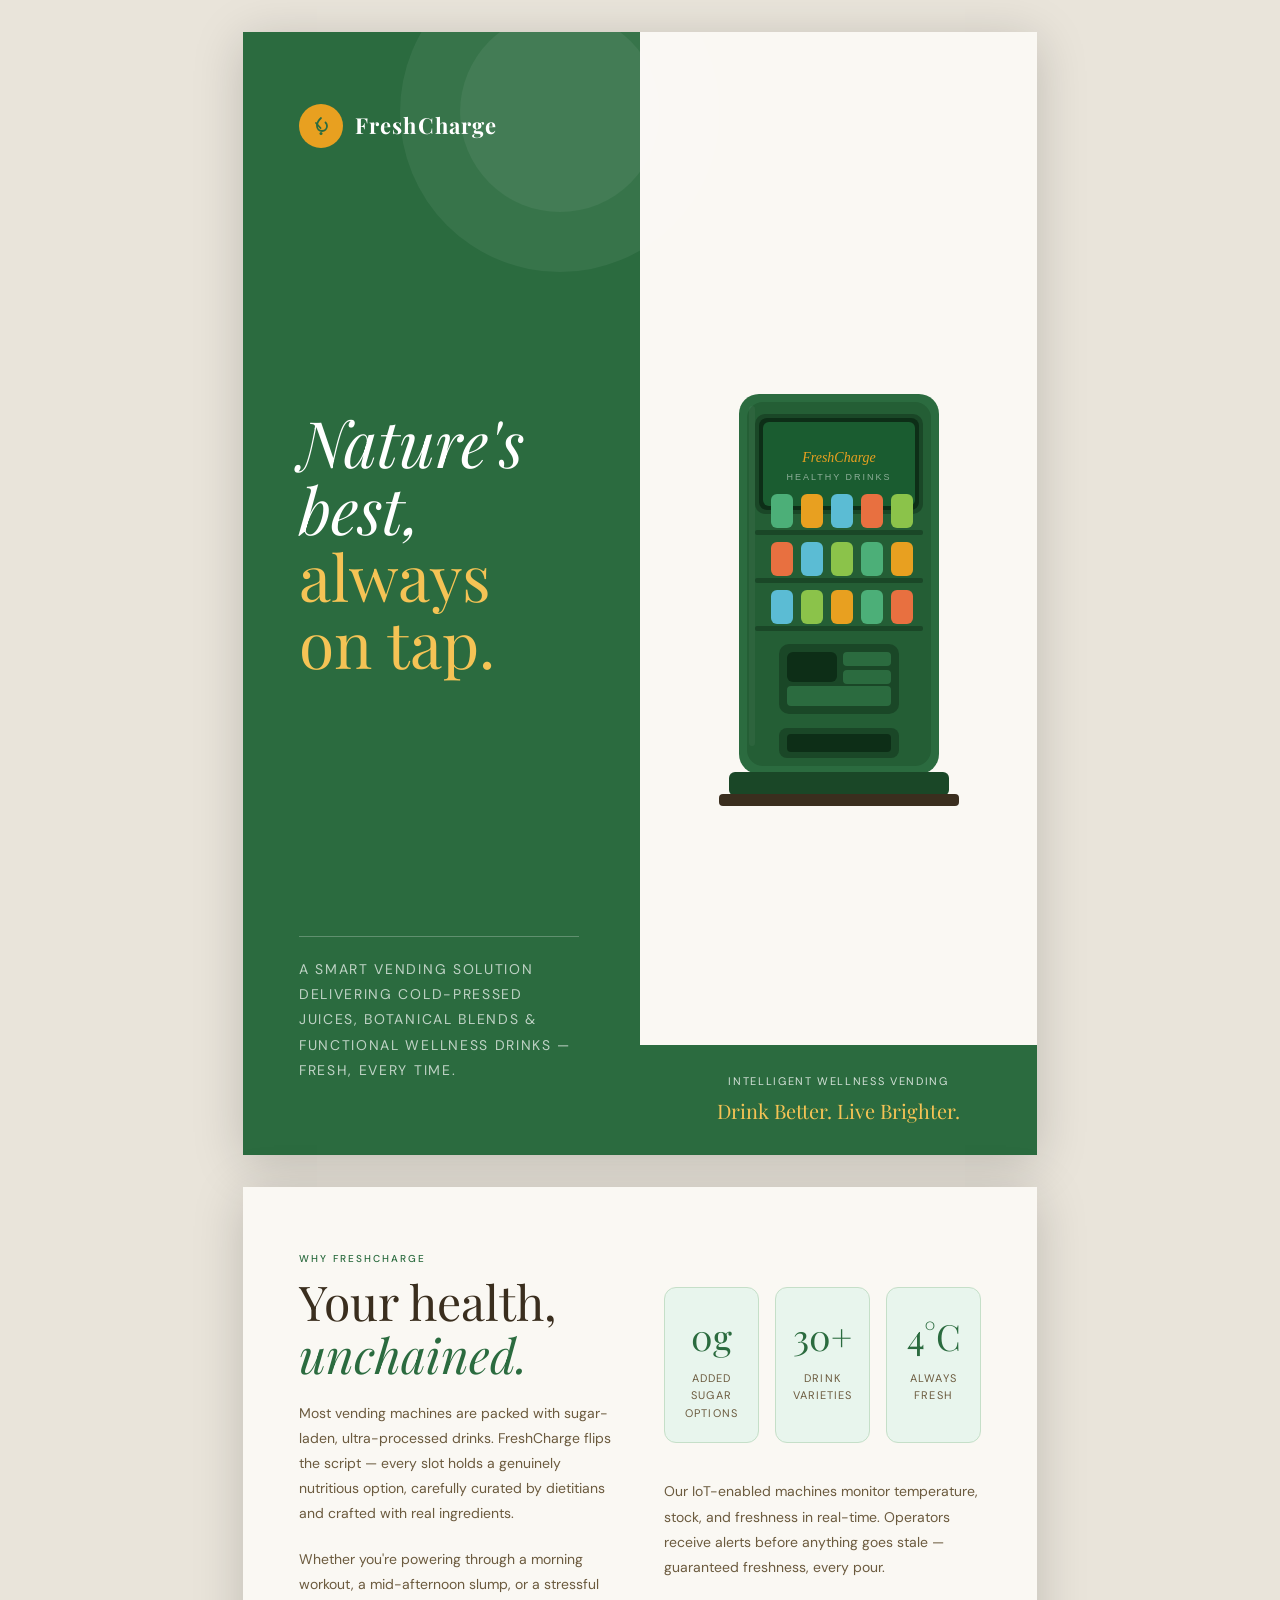
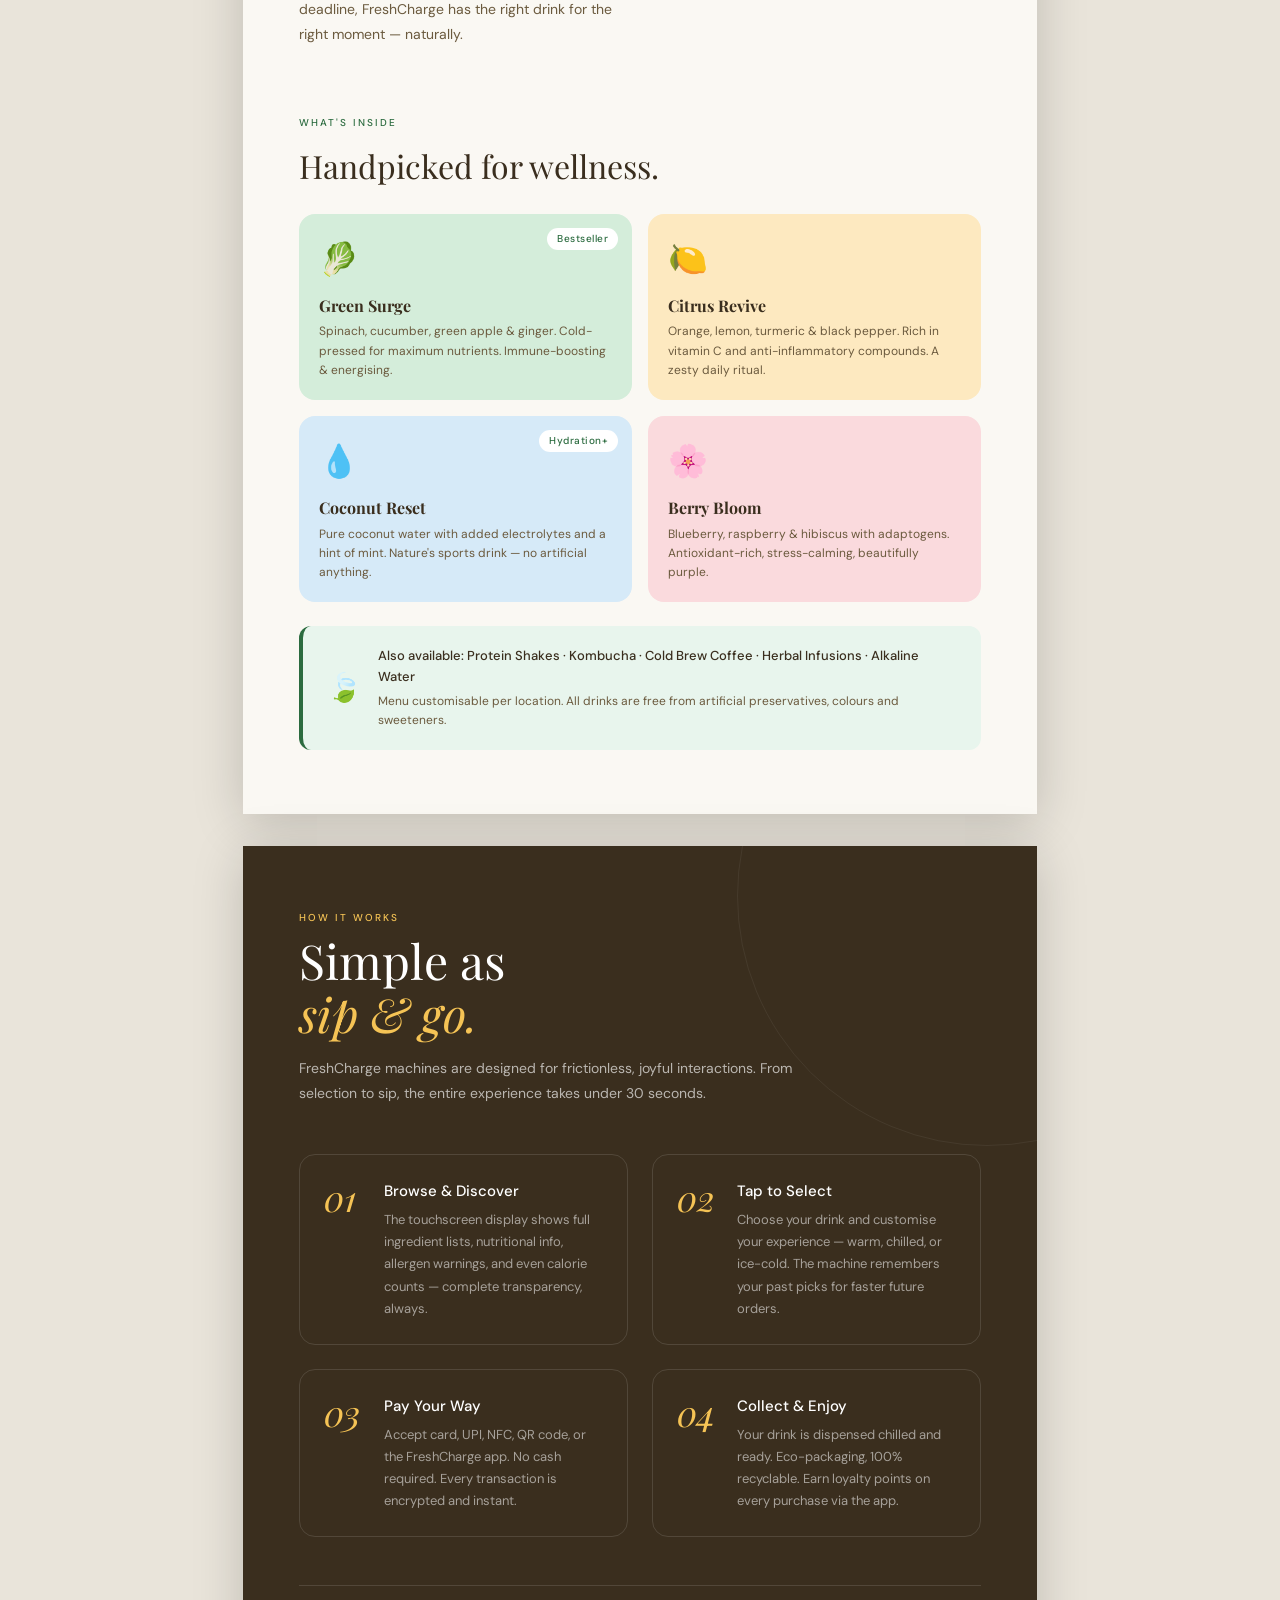
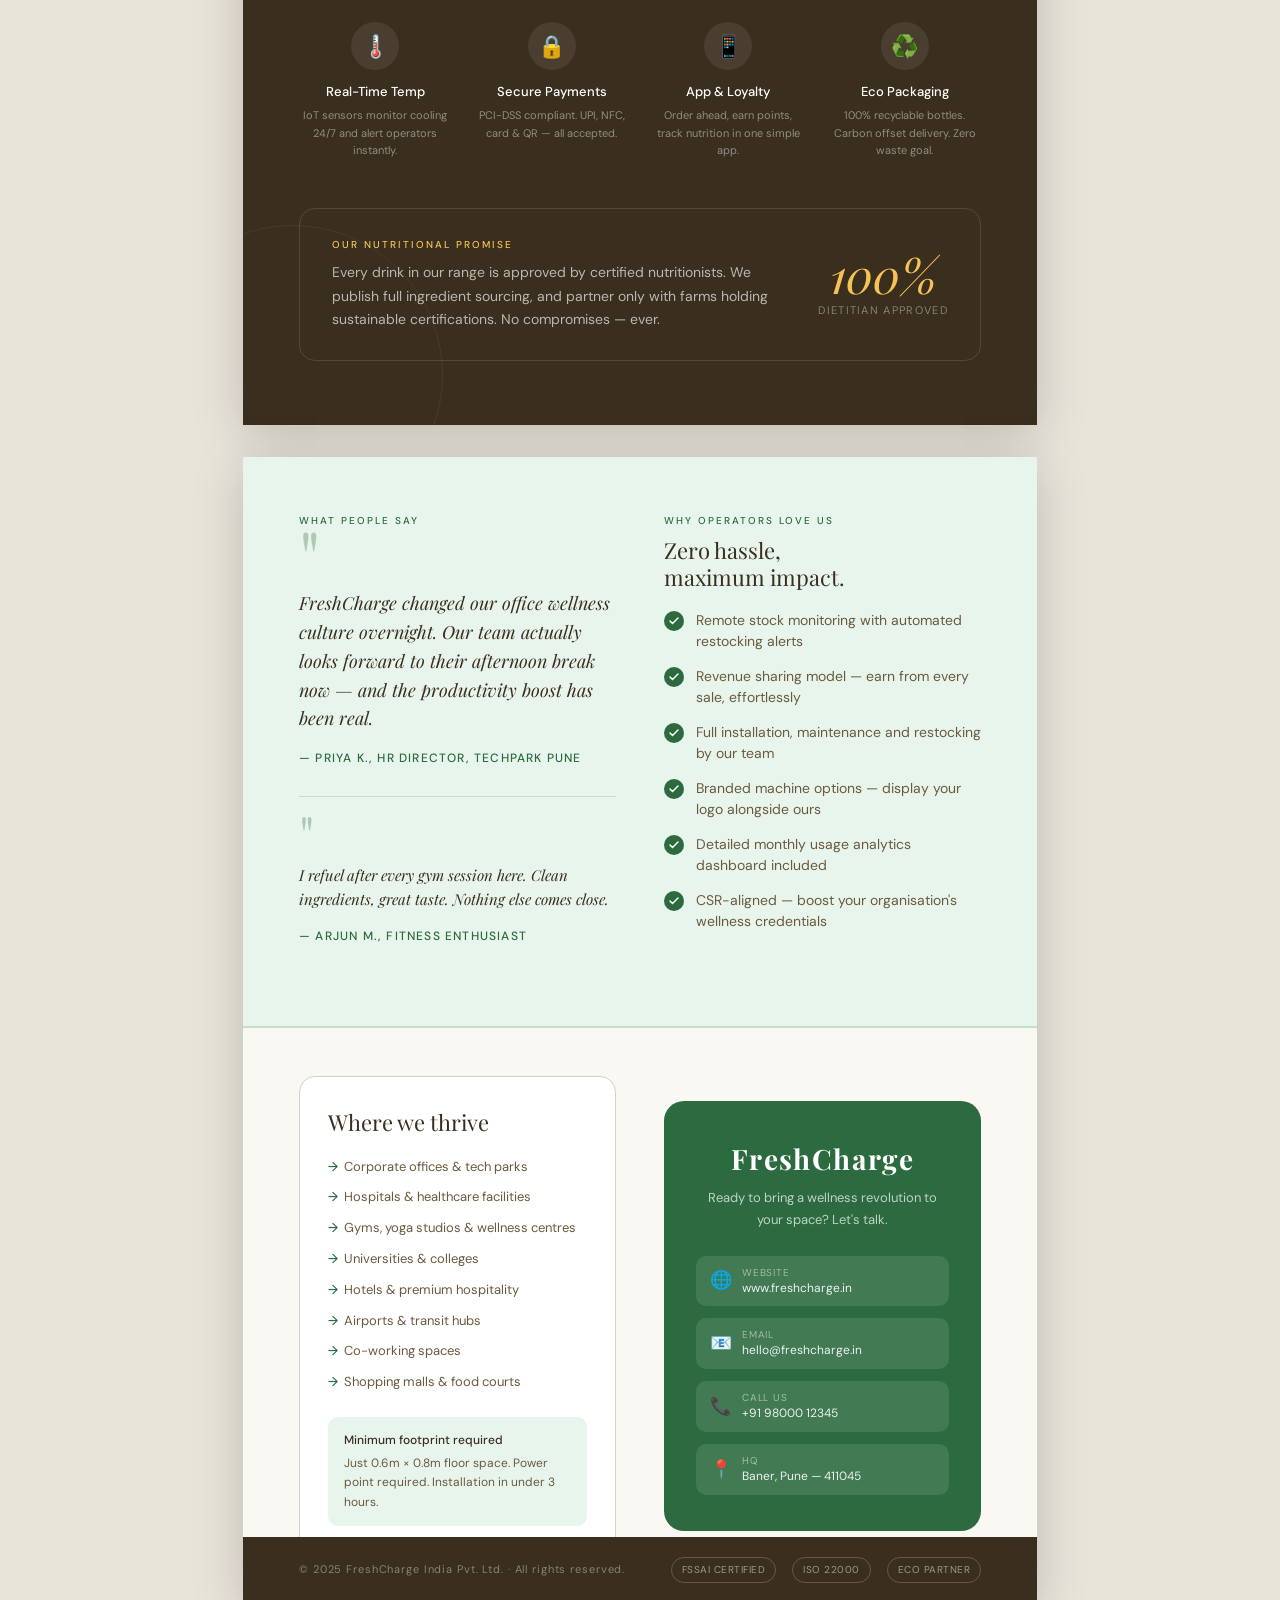
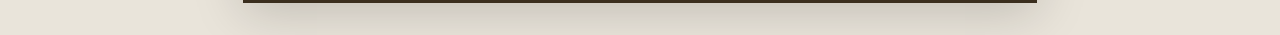
<file: backend/static/blogs/5b7024d910144792869b5001d258cb3c.html>
<!DOCTYPE html>
<html lang="en">
<head>
<meta charset="UTF-8">
<meta name="viewport" content="width=device-width, initial-scale=1.0">
<title>FreshCharge — Brochure</title>
<link rel="preconnect" href="https://fonts.googleapis.com">
<link href="https://fonts.googleapis.com/css2?family=Playfair+Display:ital,wght@0,400;0,700;1,400&family=DM+Sans:wght@300;400;500&display=swap" rel="stylesheet">
<style>
  *, *::before, *::after { box-sizing: border-box; margin: 0; padding: 0; }

  :root {
    --leaf: #2B6B3F;
    --leaf-light: #4A9B62;
    --leaf-pale: #E8F5ED;
    --citrus: #E8A020;
    --citrus-light: #F5C355;
    --cream: #FAF8F3;
    --bark: #3A2E1E;
    --bark-mid: #6B5A3E;
    --mist: #F0EDE6;
    --white: #ffffff;
    --font-display: 'Playfair Display', Georgia, serif;
    --font-body: 'DM Sans', sans-serif;
  }

  body {
    font-family: var(--font-body);
    background: #E9E4DA;
    color: var(--bark);
    line-height: 1.6;
  }

  .page {
    width: 794px;
    min-height: 1123px;
    background: var(--cream);
    margin: 32px auto;
    position: relative;
    overflow: hidden;
    box-shadow: 0 8px 48px rgba(0,0,0,0.18);
  }

  /* ── PAGE 1 — COVER ── */
  .cover {
    background: var(--leaf);
    display: grid;
    grid-template-columns: 1fr 1fr;
    min-height: 1123px;
  }

  .cover-left {
    padding: 72px 48px 72px 56px;
    display: flex;
    flex-direction: column;
    justify-content: space-between;
    position: relative;
    z-index: 2;
  }

  .cover-right {
    background: var(--cream);
    position: relative;
    overflow: hidden;
    display: flex;
    flex-direction: column;
    align-items: center;
    justify-content: center;
  }

  .brand-mark {
    display: flex;
    align-items: center;
    gap: 12px;
  }

  .brand-icon {
    width: 44px;
    height: 44px;
    background: var(--citrus);
    border-radius: 50%;
    display: flex;
    align-items: center;
    justify-content: center;
  }

  .brand-name {
    font-family: var(--font-display);
    font-size: 22px;
    color: var(--white);
    letter-spacing: 0.05em;
    font-weight: 700;
  }

  .cover-headline {
    font-family: var(--font-display);
    font-size: 64px;
    line-height: 1.05;
    color: var(--white);
    font-style: italic;
  }

  .cover-headline span {
    color: var(--citrus-light);
    font-style: normal;
  }

  .cover-tagline {
    font-size: 14px;
    color: rgba(255,255,255,0.7);
    letter-spacing: 0.12em;
    text-transform: uppercase;
    border-top: 1px solid rgba(255,255,255,0.25);
    padding-top: 20px;
    max-width: 280px;
    line-height: 1.8;
  }

  .cover-circles {
    position: absolute;
    top: -80px; right: -80px;
    width: 320px; height: 320px;
    border-radius: 50%;
    background: rgba(255,255,255,0.06);
  }
  .cover-circles::after {
    content: '';
    position: absolute;
    top: 60px; left: 60px;
    width: 200px; height: 200px;
    border-radius: 50%;
    background: rgba(255,255,255,0.06);
  }

  .machine-illustration {
    width: 260px;
    position: relative;
    z-index: 2;
  }

  .cover-right-label {
    position: absolute;
    bottom: 0; left: 0; right: 0;
    background: var(--leaf);
    padding: 28px 32px;
    text-align: center;
  }

  .cover-right-label p {
    font-size: 11px;
    letter-spacing: 0.15em;
    text-transform: uppercase;
    color: rgba(255,255,255,0.8);
  }

  .cover-right-label strong {
    display: block;
    font-family: var(--font-display);
    font-size: 20px;
    color: var(--citrus-light);
    font-weight: 400;
    margin-top: 4px;
  }

  .leaf-deco {
    position: absolute;
    opacity: 0.08;
  }

  /* ── PAGE 2 — WHY / DRINKS ── */
  .section-label {
    font-size: 10px;
    letter-spacing: 0.2em;
    text-transform: uppercase;
    color: var(--leaf);
    margin-bottom: 8px;
    font-weight: 500;
  }

  .page-inner {
    padding: 64px 56px;
  }

  .two-col {
    display: grid;
    grid-template-columns: 1fr 1fr;
    gap: 48px;
    align-items: start;
  }

  .h1 {
    font-family: var(--font-display);
    font-size: 48px;
    line-height: 1.1;
    color: var(--bark);
    margin-bottom: 20px;
  }

  .h1 em {
    color: var(--leaf);
  }

  .h2 {
    font-family: var(--font-display);
    font-size: 32px;
    line-height: 1.2;
    color: var(--bark);
    margin-bottom: 16px;
  }

  .body-text {
    font-size: 14px;
    color: var(--bark-mid);
    line-height: 1.8;
    margin-bottom: 20px;
  }

  .stat-row {
    display: grid;
    grid-template-columns: repeat(3, 1fr);
    gap: 16px;
    margin: 36px 0;
  }

  .stat-box {
    background: var(--leaf-pale);
    border-radius: 12px;
    padding: 20px 16px;
    text-align: center;
    border: 1px solid #C5DFC8;
  }

  .stat-number {
    font-family: var(--font-display);
    font-size: 36px;
    color: var(--leaf);
    display: block;
  }

  .stat-label {
    font-size: 11px;
    letter-spacing: 0.1em;
    text-transform: uppercase;
    color: var(--bark-mid);
    margin-top: 4px;
  }

  /* Drink Cards */
  .drink-grid {
    display: grid;
    grid-template-columns: 1fr 1fr;
    gap: 16px;
    margin-top: 28px;
  }

  .drink-card {
    border-radius: 16px;
    padding: 20px;
    position: relative;
    overflow: hidden;
  }

  .drink-card.green { background: #D4EDDA; }
  .drink-card.amber { background: #FDE9C0; }
  .drink-card.blue  { background: #D6EAF8; }
  .drink-card.pink  { background: #FADADD; }

  .drink-emoji {
    font-size: 32px;
    margin-bottom: 8px;
    display: block;
  }

  .drink-name {
    font-family: var(--font-display);
    font-size: 16px;
    color: var(--bark);
    font-weight: 700;
    margin-bottom: 4px;
  }

  .drink-desc {
    font-size: 12px;
    color: var(--bark-mid);
    line-height: 1.6;
  }

  .drink-badge {
    position: absolute;
    top: 14px; right: 14px;
    background: var(--white);
    border-radius: 20px;
    padding: 3px 10px;
    font-size: 10px;
    font-weight: 500;
    color: var(--leaf);
    letter-spacing: 0.05em;
  }

  /* ── PAGE 3 — HOW IT WORKS ── */
  .page3 {
    background: var(--bark);
    color: var(--white);
    min-height: 1123px;
    position: relative;
    overflow: hidden;
  }

  .page3-inner {
    padding: 64px 56px;
    position: relative;
    z-index: 2;
  }

  .section-label-light {
    font-size: 10px;
    letter-spacing: 0.2em;
    text-transform: uppercase;
    color: var(--citrus-light);
    margin-bottom: 8px;
    font-weight: 500;
  }

  .h1-light {
    font-family: var(--font-display);
    font-size: 48px;
    line-height: 1.1;
    color: var(--white);
    margin-bottom: 16px;
  }

  .h1-light em { color: var(--citrus-light); }

  .body-light {
    font-size: 14px;
    color: rgba(255,255,255,0.65);
    line-height: 1.8;
    max-width: 500px;
    margin-bottom: 48px;
  }

  .steps {
    display: grid;
    grid-template-columns: 1fr 1fr;
    gap: 24px;
    margin-bottom: 48px;
  }

  .step {
    border: 1px solid rgba(255,255,255,0.12);
    border-radius: 16px;
    padding: 24px;
    display: flex;
    gap: 16px;
    align-items: flex-start;
  }

  .step-num {
    font-family: var(--font-display);
    font-size: 36px;
    color: var(--citrus-light);
    line-height: 1;
    flex-shrink: 0;
    width: 44px;
    font-style: italic;
  }

  .step-title {
    font-size: 15px;
    font-weight: 500;
    color: var(--white);
    margin-bottom: 6px;
  }

  .step-text {
    font-size: 13px;
    color: rgba(255,255,255,0.55);
    line-height: 1.7;
  }

  .features-strip {
    border-top: 1px solid rgba(255,255,255,0.12);
    padding-top: 36px;
    display: grid;
    grid-template-columns: repeat(4, 1fr);
    gap: 24px;
  }

  .feature {
    text-align: center;
  }

  .feature-icon {
    width: 48px; height: 48px;
    border-radius: 50%;
    background: rgba(255,255,255,0.08);
    display: flex;
    align-items: center;
    justify-content: center;
    margin: 0 auto 12px;
    font-size: 22px;
  }

  .feature-title {
    font-size: 13px;
    font-weight: 500;
    color: var(--white);
    margin-bottom: 4px;
  }

  .feature-text {
    font-size: 11px;
    color: rgba(255,255,255,0.45);
    line-height: 1.6;
  }

  .deco-ring {
    position: absolute;
    border-radius: 50%;
    border: 1px solid rgba(255,255,255,0.06);
  }

  /* ── PAGE 4 — BACK COVER ── */
  .back {
    background: var(--cream);
    min-height: 1123px;
    position: relative;
    overflow: hidden;
  }

  .back-top {
    background: var(--leaf-pale);
    padding: 56px 56px 48px;
    border-bottom: 2px solid #C5DFC8;
    display: grid;
    grid-template-columns: 1fr 1fr;
    gap: 48px;
  }

  .testimonial-block {
    padding-bottom: 32px;
  }

  .quote-mark {
    font-family: var(--font-display);
    font-size: 72px;
    line-height: 0.5;
    color: var(--leaf);
    opacity: 0.3;
    display: block;
    margin-bottom: 16px;
  }

  .quote-text {
    font-family: var(--font-display);
    font-size: 18px;
    line-height: 1.6;
    color: var(--bark);
    font-style: italic;
    margin-bottom: 16px;
  }

  .quote-author {
    font-size: 12px;
    letter-spacing: 0.1em;
    text-transform: uppercase;
    color: var(--leaf);
    font-weight: 500;
  }

  .wellness-list {
    list-style: none;
    display: flex;
    flex-direction: column;
    gap: 14px;
    margin-top: 8px;
  }

  .wellness-list li {
    display: flex;
    align-items: flex-start;
    gap: 12px;
    font-size: 14px;
    color: var(--bark-mid);
    line-height: 1.5;
  }

  .check-dot {
    width: 20px; height: 20px;
    background: var(--leaf);
    border-radius: 50%;
    flex-shrink: 0;
    display: flex;
    align-items: center;
    justify-content: center;
    margin-top: 1px;
  }

  .check-dot svg { display: block; }

  .back-bottom {
    padding: 48px 56px;
    display: grid;
    grid-template-columns: 1fr 1fr;
    gap: 48px;
    align-items: center;
  }

  .placement-card {
    background: var(--white);
    border: 1px solid #D8D0C4;
    border-radius: 16px;
    padding: 28px;
  }

  .placement-title {
    font-family: var(--font-display);
    font-size: 22px;
    color: var(--bark);
    margin-bottom: 16px;
  }

  .placement-list {
    list-style: none;
    display: flex;
    flex-direction: column;
    gap: 10px;
  }

  .placement-list li {
    font-size: 13px;
    color: var(--bark-mid);
    padding-left: 16px;
    position: relative;
  }

  .placement-list li::before {
    content: '→';
    position: absolute;
    left: 0;
    color: var(--leaf);
    font-weight: 500;
  }

  .contact-panel {
    background: var(--leaf);
    border-radius: 20px;
    padding: 36px 32px;
    text-align: center;
  }

  .contact-panel .brand-name {
    font-size: 28px;
    margin-bottom: 6px;
    display: block;
  }

  .contact-panel p {
    font-size: 13px;
    color: rgba(255,255,255,0.7);
    margin-bottom: 24px;
    line-height: 1.7;
  }

  .contact-detail {
    display: flex;
    flex-direction: column;
    gap: 12px;
  }

  .contact-row {
    display: flex;
    align-items: center;
    gap: 10px;
    background: rgba(255,255,255,0.1);
    border-radius: 10px;
    padding: 10px 14px;
    text-align: left;
  }

  .contact-row span {
    font-size: 12px;
    color: rgba(255,255,255,0.9);
    line-height: 1.4;
  }

  .contact-row small {
    display: block;
    font-size: 10px;
    color: rgba(255,255,255,0.5);
    text-transform: uppercase;
    letter-spacing: 0.08em;
  }

  .footer-strip {
    position: absolute;
    bottom: 0; left: 0; right: 0;
    background: var(--bark);
    padding: 20px 56px;
    display: flex;
    align-items: center;
    justify-content: space-between;
  }

  .footer-strip span {
    font-size: 11px;
    color: rgba(255,255,255,0.4);
    letter-spacing: 0.08em;
  }

  .footer-cert {
    display: flex;
    gap: 16px;
  }

  .cert-badge {
    font-size: 10px;
    border: 1px solid rgba(255,255,255,0.2);
    border-radius: 20px;
    padding: 4px 10px;
    color: rgba(255,255,255,0.5);
    letter-spacing: 0.05em;
    text-transform: uppercase;
  }

  /* Print */
  @media print {
    body { background: none; }
    .page { margin: 0; box-shadow: none; page-break-after: always; }
  }

  @media screen and (max-width: 840px) {
    .page { width: 100%; margin: 0; border-radius: 0; }
  }
</style>
</head>
<body>

<!-- ═══════════════════════════════ PAGE 1 — COVER ═══════════════════════════════ -->
<div class="page cover">

  <div class="cover-left">
    <div class="cover-circles"></div>

    <div class="brand-mark">
      <div class="brand-icon">
        <svg width="22" height="22" viewBox="0 0 22 22" fill="none">
          <path d="M11 3C11 3 7 6.5 7 11C7 13.76 9.24 16 12 16C14.76 16 17 13.76 17 11C17 9 15.5 7.5 15.5 7.5" stroke="#2B6B3F" stroke-width="1.8" stroke-linecap="round"/>
          <path d="M6 8L10.5 13" stroke="#2B6B3F" stroke-width="1.8" stroke-linecap="round"/>
          <circle cx="11" cy="18.5" r="1.5" fill="#2B6B3F"/>
        </svg>
      </div>
      <span class="brand-name">FreshCharge</span>
    </div>

    <div>
      <div class="cover-headline">
        Nature's<br>best,<br><span>always<br>on tap.</span>
      </div>
    </div>

    <div class="cover-tagline">
      A smart vending solution delivering cold-pressed juices, botanical blends &amp; functional wellness drinks — fresh, every time.
    </div>
  </div>

  <div class="cover-right">
    <!-- Machine SVG Illustration -->
    <svg width="240" height="480" viewBox="0 0 240 480" fill="none" xmlns="http://www.w3.org/2000/svg" class="machine-illustration">
      <!-- Machine body -->
      <rect x="20" y="40" width="200" height="380" rx="20" fill="#2B6B3F"/>
      <rect x="28" y="48" width="184" height="364" rx="16" fill="#245E35"/>
      <!-- Screen/display area -->
      <rect x="36" y="60" width="168" height="100" rx="10" fill="#1A4727"/>
      <rect x="40" y="64" width="160" height="92" rx="8" fill="#0D2E17"/>
      <!-- Screen glow -->
      <rect x="44" y="68" width="152" height="84" rx="6" fill="#1A5C30"/>
      <!-- Logo on screen -->
      <text x="120" y="108" text-anchor="middle" font-family="Georgia, serif" font-size="14" fill="#E8A020" font-style="italic">FreshCharge</text>
      <text x="120" y="126" text-anchor="middle" font-family="sans-serif" font-size="9" fill="rgba(255,255,255,0.5)" letter-spacing="2">HEALTHY DRINKS</text>
      <!-- Display shelf rows -->
      <rect x="36" y="176" width="168" height="5" rx="2" fill="#1A4727"/>
      <rect x="36" y="224" width="168" height="5" rx="2" fill="#1A4727"/>
      <rect x="36" y="272" width="168" height="5" rx="2" fill="#1A4727"/>
      <!-- Drink bottles row 1 -->
      <rect x="52" y="140" width="22" height="34" rx="6" fill="#4CAF78"/>
      <rect x="82" y="140" width="22" height="34" rx="6" fill="#E8A020"/>
      <rect x="112" y="140" width="22" height="34" rx="6" fill="#5BBCD4"/>
      <rect x="142" y="140" width="22" height="34" rx="6" fill="#E87040"/>
      <rect x="172" y="140" width="22" height="34" rx="6" fill="#8BC34A"/>
      <!-- Row 2 -->
      <rect x="52" y="188" width="22" height="34" rx="6" fill="#E87040"/>
      <rect x="82" y="188" width="22" height="34" rx="6" fill="#5BBCD4"/>
      <rect x="112" y="188" width="22" height="34" rx="6" fill="#8BC34A"/>
      <rect x="142" y="188" width="22" height="34" rx="6" fill="#4CAF78"/>
      <rect x="172" y="188" width="22" height="34" rx="6" fill="#E8A020"/>
      <!-- Row 3 -->
      <rect x="52" y="236" width="22" height="34" rx="6" fill="#5BBCD4"/>
      <rect x="82" y="236" width="22" height="34" rx="6" fill="#8BC34A"/>
      <rect x="112" y="236" width="22" height="34" rx="6" fill="#E8A020"/>
      <rect x="142" y="236" width="22" height="34" rx="6" fill="#4CAF78"/>
      <rect x="172" y="236" width="22" height="34" rx="6" fill="#E87040"/>
      <!-- Payment panel -->
      <rect x="60" y="290" width="120" height="70" rx="10" fill="#1A4727"/>
      <rect x="68" y="298" width="50" height="30" rx="6" fill="#0D2E17"/>
      <rect x="124" y="298" width="48" height="14" rx="4" fill="#2B6B3F"/>
      <rect x="124" y="316" width="48" height="14" rx="4" fill="#2B6B3F"/>
      <rect x="68" y="332" width="104" height="20" rx="4" fill="#2B6B3F"/>
      <!-- Collection slot -->
      <rect x="60" y="374" width="120" height="30" rx="8" fill="#1A4727"/>
      <rect x="68" y="380" width="104" height="18" rx="4" fill="#0D2E17"/>
      <!-- Base -->
      <rect x="10" y="418" width="220" height="24" rx="6" fill="#1A4727"/>
      <rect x="0" y="440" width="240" height="12" rx="4" fill="#3A2E1E"/>
      <!-- Shine -->
      <rect x="30" y="52" width="6" height="340" rx="3" fill="rgba(255,255,255,0.04)"/>
    </svg>

    <div class="cover-right-label">
      <p>Intelligent Wellness Vending</p>
      <strong>Drink Better. Live Brighter.</strong>
    </div>
  </div>

</div>

<!-- ═══════════════════════════════ PAGE 2 — WHY + DRINKS ═══════════════════════════════ -->
<div class="page">
  <div class="page-inner">

    <div class="two-col" style="margin-bottom: 48px;">
      <div>
        <div class="section-label">Why FreshCharge</div>
        <div class="h1">Your health,<br><em>unchained.</em></div>
        <p class="body-text">
          Most vending machines are packed with sugar-laden, ultra-processed drinks. FreshCharge flips the script — every slot holds a genuinely nutritious option, carefully curated by dietitians and crafted with real ingredients.
        </p>
        <p class="body-text">
          Whether you're powering through a morning workout, a mid-afternoon slump, or a stressful deadline, FreshCharge has the right drink for the right moment — naturally.
        </p>
      </div>

      <div>
        <div class="stat-row">
          <div class="stat-box">
            <span class="stat-number">0g</span>
            <div class="stat-label">Added Sugar Options</div>
          </div>
          <div class="stat-box">
            <span class="stat-number">30+</span>
            <div class="stat-label">Drink Varieties</div>
          </div>
          <div class="stat-box">
            <span class="stat-number">4°C</span>
            <div class="stat-label">Always Fresh</div>
          </div>
        </div>

        <p class="body-text">
          Our IoT-enabled machines monitor temperature, stock, and freshness in real-time. Operators receive alerts before anything goes stale — guaranteed freshness, every pour.
        </p>
      </div>
    </div>

    <div class="section-label" style="margin-bottom:16px;">What's Inside</div>
    <div class="h2">Handpicked for wellness.</div>

    <div class="drink-grid">
      <div class="drink-card green">
        <div class="drink-badge">Bestseller</div>
        <span class="drink-emoji">🥬</span>
        <div class="drink-name">Green Surge</div>
        <div class="drink-desc">Spinach, cucumber, green apple &amp; ginger. Cold-pressed for maximum nutrients. Immune-boosting &amp; energising.</div>
      </div>

      <div class="drink-card amber">
        <span class="drink-emoji">🍋</span>
        <div class="drink-name">Citrus Revive</div>
        <div class="drink-desc">Orange, lemon, turmeric &amp; black pepper. Rich in vitamin C and anti-inflammatory compounds. A zesty daily ritual.</div>
      </div>

      <div class="drink-card blue">
        <div class="drink-badge">Hydration+</div>
        <span class="drink-emoji">💧</span>
        <div class="drink-name">Coconut Reset</div>
        <div class="drink-desc">Pure coconut water with added electrolytes and a hint of mint. Nature's sports drink — no artificial anything.</div>
      </div>

      <div class="drink-card pink">
        <span class="drink-emoji">🌸</span>
        <div class="drink-name">Berry Bloom</div>
        <div class="drink-desc">Blueberry, raspberry &amp; hibiscus with adaptogens. Antioxidant-rich, stress-calming, beautifully purple.</div>
      </div>
    </div>

    <div style="margin-top: 24px; padding: 20px 24px; background: var(--leaf-pale); border-radius: 12px; border-left: 4px solid var(--leaf); display: flex; align-items: center; gap: 16px;">
      <div style="font-size: 28px;">🍃</div>
      <div>
        <div style="font-size: 13px; font-weight: 500; color: var(--bark); margin-bottom: 4px;">Also available: Protein Shakes · Kombucha · Cold Brew Coffee · Herbal Infusions · Alkaline Water</div>
        <div style="font-size: 12px; color: var(--bark-mid);">Menu customisable per location. All drinks are free from artificial preservatives, colours and sweeteners.</div>
      </div>
    </div>

  </div>
</div>

<!-- ═══════════════════════════════ PAGE 3 — HOW IT WORKS ═══════════════════════════════ -->
<div class="page page3">
  <div class="deco-ring" style="width:500px;height:500px;top:-200px;right:-200px;"></div>
  <div class="deco-ring" style="width:300px;height:300px;bottom:-100px;left:-100px;"></div>

  <div class="page3-inner">
    <div class="section-label-light">How It Works</div>
    <div class="h1-light">Simple as<br><em>sip & go.</em></div>
    <p class="body-light">
      FreshCharge machines are designed for frictionless, joyful interactions. From selection to sip, the entire experience takes under 30 seconds.
    </p>

    <div class="steps">
      <div class="step">
        <div class="step-num">01</div>
        <div>
          <div class="step-title">Browse & Discover</div>
          <div class="step-text">The touchscreen display shows full ingredient lists, nutritional info, allergen warnings, and even calorie counts — complete transparency, always.</div>
        </div>
      </div>

      <div class="step">
        <div class="step-num">02</div>
        <div>
          <div class="step-title">Tap to Select</div>
          <div class="step-text">Choose your drink and customise your experience — warm, chilled, or ice-cold. The machine remembers your past picks for faster future orders.</div>
        </div>
      </div>

      <div class="step">
        <div class="step-num">03</div>
        <div>
          <div class="step-title">Pay Your Way</div>
          <div class="step-text">Accept card, UPI, NFC, QR code, or the FreshCharge app. No cash required. Every transaction is encrypted and instant.</div>
        </div>
      </div>

      <div class="step">
        <div class="step-num">04</div>
        <div>
          <div class="step-title">Collect & Enjoy</div>
          <div class="step-text">Your drink is dispensed chilled and ready. Eco-packaging, 100% recyclable. Earn loyalty points on every purchase via the app.</div>
        </div>
      </div>
    </div>

    <div class="features-strip">
      <div class="feature">
        <div class="feature-icon">🌡️</div>
        <div class="feature-title">Real-Time Temp</div>
        <div class="feature-text">IoT sensors monitor cooling 24/7 and alert operators instantly.</div>
      </div>
      <div class="feature">
        <div class="feature-icon">🔒</div>
        <div class="feature-title">Secure Payments</div>
        <div class="feature-text">PCI-DSS compliant. UPI, NFC, card &amp; QR — all accepted.</div>
      </div>
      <div class="feature">
        <div class="feature-icon">📱</div>
        <div class="feature-title">App &amp; Loyalty</div>
        <div class="feature-text">Order ahead, earn points, track nutrition in one simple app.</div>
      </div>
      <div class="feature">
        <div class="feature-icon">♻️</div>
        <div class="feature-title">Eco Packaging</div>
        <div class="feature-text">100% recyclable bottles. Carbon offset delivery. Zero waste goal.</div>
      </div>
    </div>

    <!-- Nutritional commitment strip -->
    <div style="margin-top: 48px; border: 1px solid rgba(255,255,255,0.12); border-radius: 16px; padding: 28px 32px; display: grid; grid-template-columns: 1fr auto; gap: 24px; align-items: center;">
      <div>
        <div class="section-label-light" style="margin-bottom:8px;">Our Nutritional Promise</div>
        <p style="font-size:14px; color:rgba(255,255,255,0.65); line-height:1.7; margin:0;">
          Every drink in our range is approved by certified nutritionists. We publish full ingredient sourcing, and partner only with farms holding sustainable certifications. No compromises — ever.
        </p>
      </div>
      <div style="text-align:center;">
        <div style="font-family: 'Playfair Display', serif; font-size: 48px; color: var(--citrus-light); font-style: italic; line-height:1;">100%</div>
        <div style="font-size: 11px; letter-spacing: 0.12em; text-transform: uppercase; color: rgba(255,255,255,0.4); margin-top:4px;">Dietitian Approved</div>
      </div>
    </div>

  </div>
</div>

<!-- ═══════════════════════════════ PAGE 4 — BACK COVER ═══════════════════════════════ -->
<div class="page back">

  <div class="back-top">
    <div class="testimonial-block">
      <div class="section-label">What People Say</div>
      <span class="quote-mark">"</span>
      <p class="quote-text">
        FreshCharge changed our office wellness culture overnight. Our team actually looks forward to their afternoon break now — and the productivity boost has been real.
      </p>
      <div class="quote-author">— Priya K., HR Director, TechPark Pune</div>

      <div style="margin-top: 28px; padding-top: 24px; border-top: 1px solid #C5DFC8;">
        <span class="quote-mark" style="font-size:52px;">"</span>
        <p class="quote-text" style="font-size:15px;">
          I refuel after every gym session here. Clean ingredients, great taste. Nothing else comes close.
        </p>
        <div class="quote-author">— Arjun M., Fitness Enthusiast</div>
      </div>
    </div>

    <div>
      <div class="section-label">Why Operators Love Us</div>
      <div class="h2" style="font-size:22px; margin-bottom:20px;">Zero hassle,<br>maximum impact.</div>
      <ul class="wellness-list">
        <li>
          <div class="check-dot">
            <svg width="10" height="8" viewBox="0 0 10 8" fill="none"><path d="M1 4L3.5 6.5L9 1" stroke="white" stroke-width="1.5" stroke-linecap="round" stroke-linejoin="round"/></svg>
          </div>
          <span>Remote stock monitoring with automated restocking alerts</span>
        </li>
        <li>
          <div class="check-dot">
            <svg width="10" height="8" viewBox="0 0 10 8" fill="none"><path d="M1 4L3.5 6.5L9 1" stroke="white" stroke-width="1.5" stroke-linecap="round" stroke-linejoin="round"/></svg>
          </div>
          <span>Revenue sharing model — earn from every sale, effortlessly</span>
        </li>
        <li>
          <div class="check-dot">
            <svg width="10" height="8" viewBox="0 0 10 8" fill="none"><path d="M1 4L3.5 6.5L9 1" stroke="white" stroke-width="1.5" stroke-linecap="round" stroke-linejoin="round"/></svg>
          </div>
          <span>Full installation, maintenance and restocking by our team</span>
        </li>
        <li>
          <div class="check-dot">
            <svg width="10" height="8" viewBox="0 0 10 8" fill="none"><path d="M1 4L3.5 6.5L9 1" stroke="white" stroke-width="1.5" stroke-linecap="round" stroke-linejoin="round"/></svg>
          </div>
          <span>Branded machine options — display your logo alongside ours</span>
        </li>
        <li>
          <div class="check-dot">
            <svg width="10" height="8" viewBox="0 0 10 8" fill="none"><path d="M1 4L3.5 6.5L9 1" stroke="white" stroke-width="1.5" stroke-linecap="round" stroke-linejoin="round"/></svg>
          </div>
          <span>Detailed monthly usage analytics dashboard included</span>
        </li>
        <li>
          <div class="check-dot">
            <svg width="10" height="8" viewBox="0 0 10 8" fill="none"><path d="M1 4L3.5 6.5L9 1" stroke="white" stroke-width="1.5" stroke-linecap="round" stroke-linejoin="round"/></svg>
          </div>
          <span>CSR-aligned — boost your organisation's wellness credentials</span>
        </li>
      </ul>
    </div>
  </div>

  <div class="back-bottom">
    <div class="placement-card">
      <div class="placement-title">Where we thrive</div>
      <ul class="placement-list">
        <li>Corporate offices &amp; tech parks</li>
        <li>Hospitals &amp; healthcare facilities</li>
        <li>Gyms, yoga studios &amp; wellness centres</li>
        <li>Universities &amp; colleges</li>
        <li>Hotels &amp; premium hospitality</li>
        <li>Airports &amp; transit hubs</li>
        <li>Co-working spaces</li>
        <li>Shopping malls &amp; food courts</li>
      </ul>

      <div style="margin-top: 24px; padding: 14px 16px; background: var(--leaf-pale); border-radius: 10px;">
        <div style="font-size: 12px; font-weight: 500; color: var(--bark); margin-bottom: 4px;">Minimum footprint required</div>
        <div style="font-size: 12px; color: var(--bark-mid);">Just 0.6m × 0.8m floor space. Power point required. Installation in under 3 hours.</div>
      </div>
    </div>

    <div class="contact-panel">
      <span class="brand-name" style="font-family: 'Playfair Display', serif; display:block; margin-bottom:6px;">FreshCharge</span>
      <p>Ready to bring a wellness revolution to your space? Let's talk.</p>

      <div class="contact-detail">
        <div class="contact-row">
          <span style="font-size:18px;">🌐</span>
          <span>
            <small>Website</small>
            www.freshcharge.in
          </span>
        </div>
        <div class="contact-row">
          <span style="font-size:18px;">📧</span>
          <span>
            <small>Email</small>
            hello@freshcharge.in
          </span>
        </div>
        <div class="contact-row">
          <span style="font-size:18px;">📞</span>
          <span>
            <small>Call us</small>
            +91 98000 12345
          </span>
        </div>
        <div class="contact-row">
          <span style="font-size:18px;">📍</span>
          <span>
            <small>HQ</small>
            Baner, Pune — 411045
          </span>
        </div>
      </div>
    </div>
  </div>

  <div class="footer-strip">
    <span>© 2025 FreshCharge India Pvt. Ltd. · All rights reserved.</span>
    <div class="footer-cert">
      <div class="cert-badge">FSSAI Certified</div>
      <div class="cert-badge">ISO 22000</div>
      <div class="cert-badge">Eco Partner</div>
    </div>
  </div>

</div>

</body>
</html>
</file>
